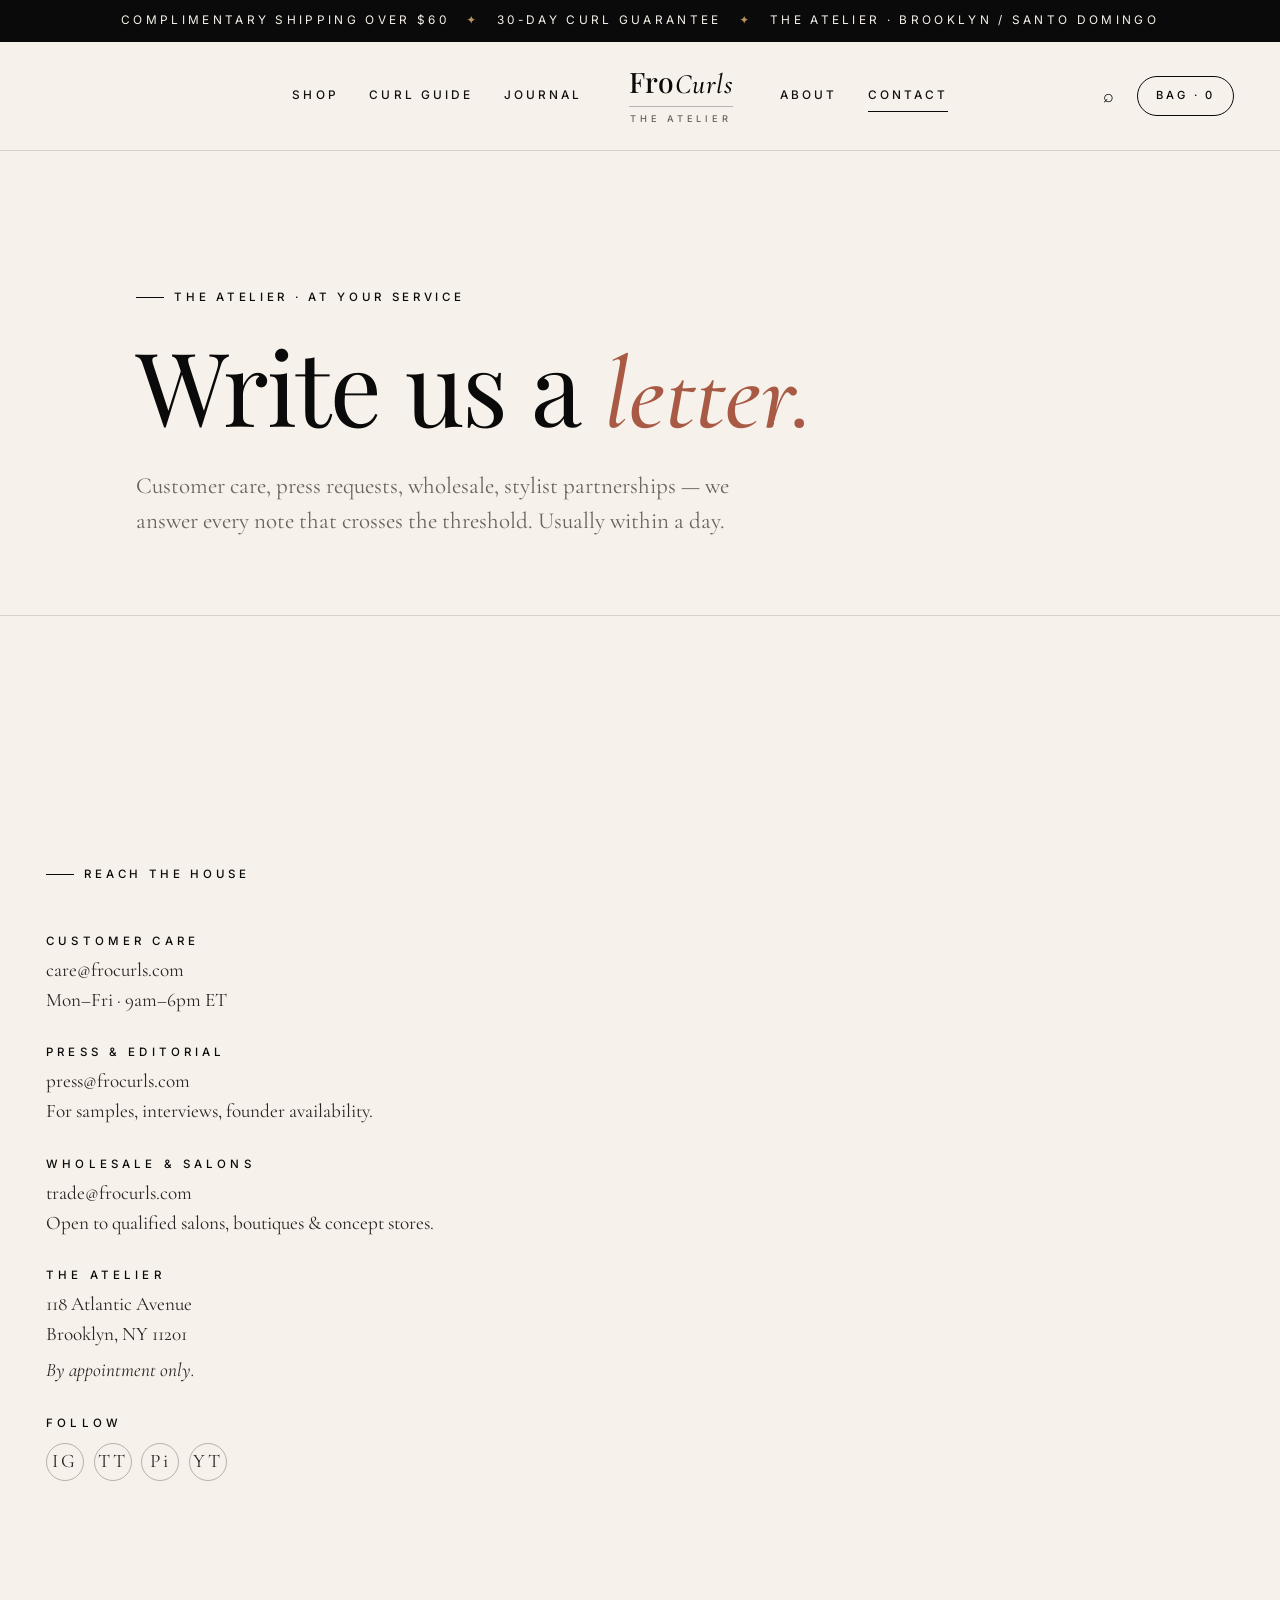
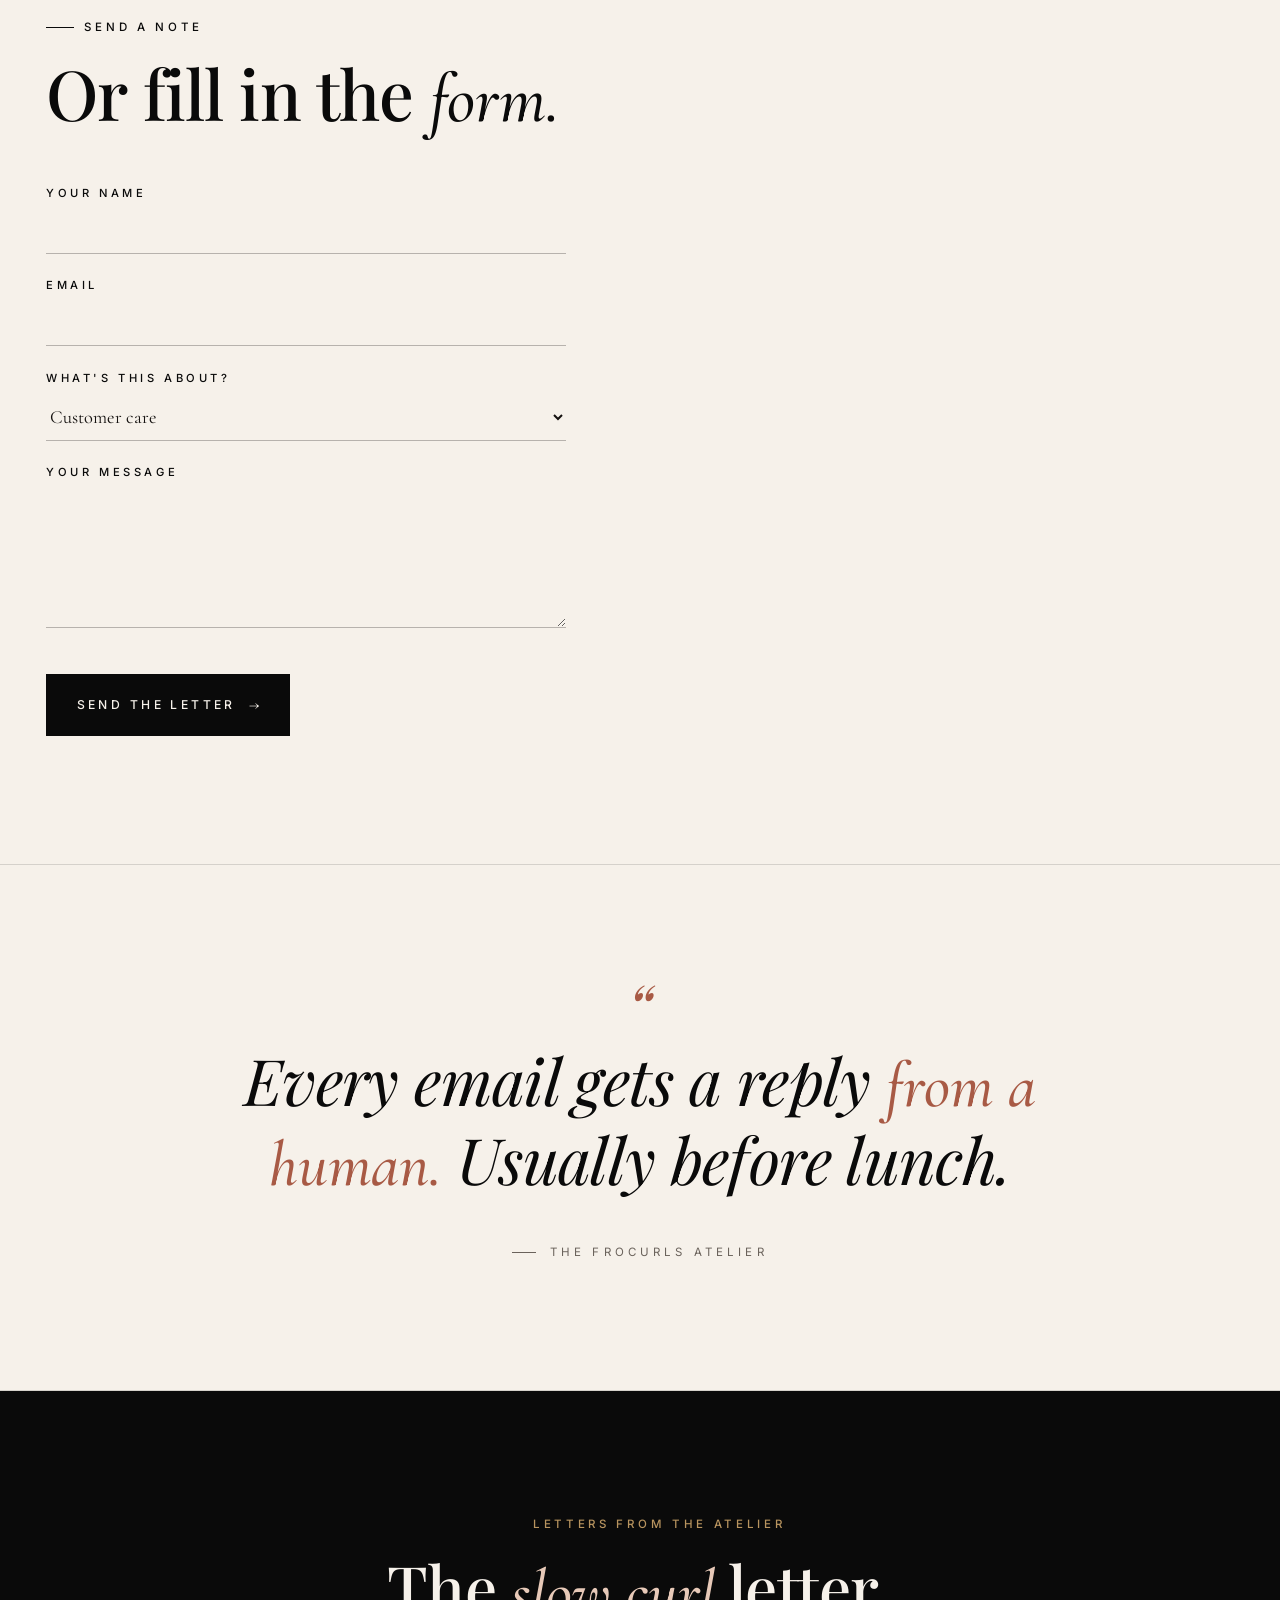
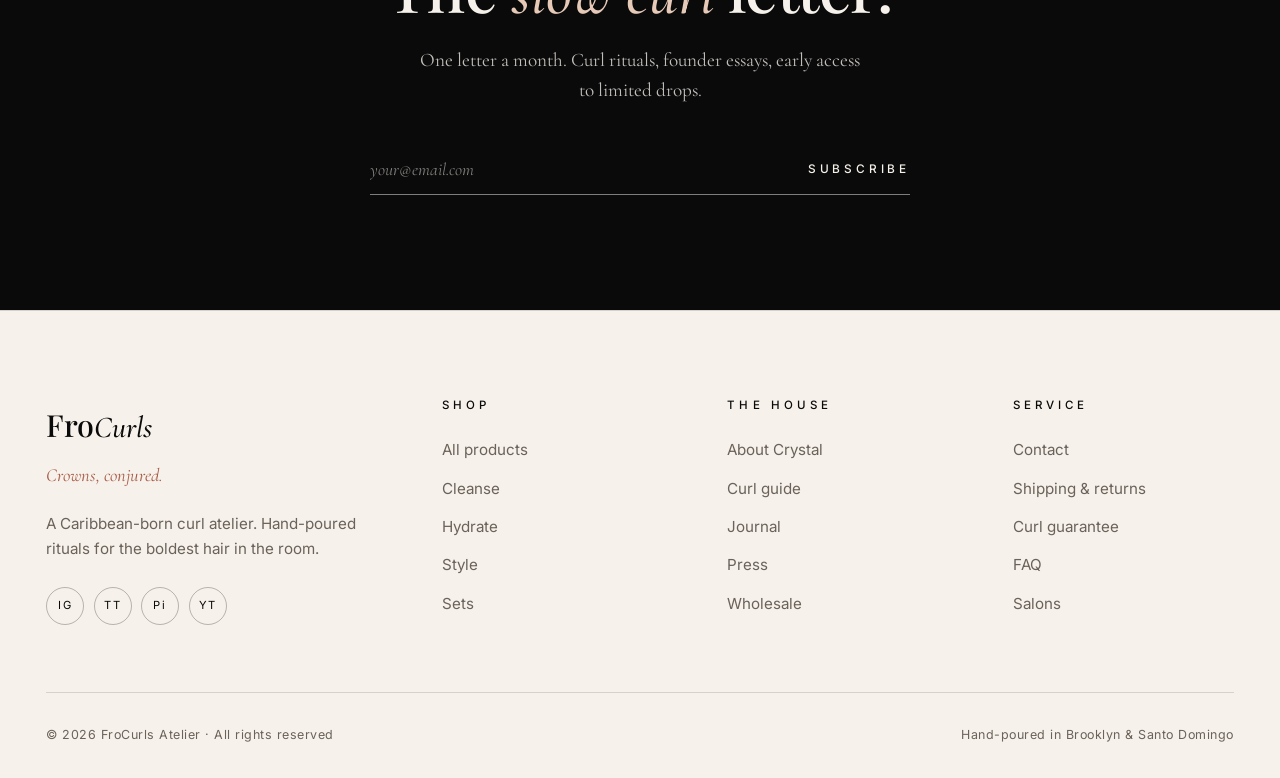
<file: contact.html>
<!DOCTYPE html>
<html lang="en">
<head>
  <meta charset="UTF-8" />
  <meta name="viewport" content="width=device-width, initial-scale=1.0" />
  <meta name="description" content="Contact the FroCurls atelier — customer care, press, wholesale, and stylist partnerships." />
  <title>Contact — FroCurls</title>
  <link rel="preconnect" href="https://fonts.googleapis.com">
  <link rel="preconnect" href="https://fonts.gstatic.com" crossorigin>
  <link rel="stylesheet" href="styles.css" />
</head>
<body>
  <div class="announce">
    Complimentary shipping over $60 <span>✦</span> 30-day curl guarantee <span>✦</span> The atelier · Brooklyn / Santo Domingo
  </div>

  <header class="nav">
    <div class="nav-inner">
      <button class="menu-toggle" aria-label="Menu"><span></span><span></span><span></span></button>
      <nav class="nav-links nav-links-left">
        <a href="products.html">Shop</a>
        <a href="curls.html">Curl Guide</a>
        <a href="journal.html">Journal</a>
      </nav>
      <a href="index.html" class="brand">
        <span>Fro<em>Curls</em></span>
        <span class="brand-sub">The Atelier</span>
      </a>
      <nav class="nav-links nav-links-right">
        <a href="about.html">About</a>
        <a href="contact.html" class="is-active">Contact</a>
      </nav>
      <div class="nav-utility">
        <button class="icon-btn" aria-label="Search">⌕</button>
        <a href="#" class="cart-pill">Bag · 0</a>
      </div>
    </div>
  </header>

  <section class="page-head">
    <div class="container">
      <span class="eyebrow">The Atelier · At your service</span>
      <h1>Write us a <span class="italic">letter.</span></h1>
      <p>Customer care, press requests, wholesale, stylist partnerships — we answer every note that crosses the threshold. Usually within a day.</p>
    </div>
  </section>

  <section class="section">
    <div class="container">
      <div class="contact-layout">
        <div class="contact-info reveal">
          <span class="eyebrow">Reach the House</span>

          <h3>Customer Care</h3>
          <p><a href="mailto:care@frocurls.com">care@frocurls.com</a></p>
          <p>Mon–Fri · 9am–6pm ET</p>

          <h3>Press &amp; Editorial</h3>
          <p><a href="mailto:press@frocurls.com">press@frocurls.com</a></p>
          <p>For samples, interviews, founder availability.</p>

          <h3>Wholesale &amp; Salons</h3>
          <p><a href="mailto:trade@frocurls.com">trade@frocurls.com</a></p>
          <p>Open to qualified salons, boutiques &amp; concept stores.</p>

          <h3>The Atelier</h3>
          <p>118 Atlantic Avenue<br/>Brooklyn, NY 11201</p>
          <p style="margin-top: 0.4rem;"><em>By appointment only.</em></p>

          <h3>Follow</h3>
          <div class="socials" style="margin-top: 0.8rem;">
            <a href="#" aria-label="Instagram">IG</a>
            <a href="#" aria-label="TikTok">TT</a>
            <a href="#" aria-label="Pinterest">Pi</a>
            <a href="#" aria-label="YouTube">YT</a>
          </div>
        </div>

        <div class="contact-img reveal reveal-delay-1"></div>
      </div>

      <div class="reveal" style="margin-top: 5rem;">
        <span class="eyebrow">Send a note</span>
        <h2 class="section-title">Or fill in the <span class="italic">form.</span></h2>
        <form class="contact-form" data-stub>
          <div>
            <label for="name">Your name</label>
            <input id="name" type="text" required />
          </div>
          <div>
            <label for="email">Email</label>
            <input id="email" type="email" required />
          </div>
          <div>
            <label for="topic">What's this about?</label>
            <select id="topic">
              <option>Customer care</option>
              <option>Press &amp; editorial</option>
              <option>Wholesale &amp; salon partnership</option>
              <option>A note for Crystal</option>
              <option>Something else</option>
            </select>
          </div>
          <div>
            <label for="message">Your message</label>
            <textarea id="message" required></textarea>
          </div>
          <button type="submit" class="btn btn-dark">Send the letter <span class="btn-arrow">→</span></button>
        </form>
      </div>
    </div>
  </section>

  <section class="editorial-quote">
    <div class="container reveal">
      <blockquote>Every email gets a reply <span class="italic">from a human.</span> Usually before lunch.</blockquote>
      <cite>The FroCurls Atelier</cite>
    </div>
  </section>

  <section class="newsletter">
    <div class="container reveal">
      <span class="eyebrow" style="color: var(--gold); justify-content:center;">Letters from the atelier</span>
      <h2>The <span class="italic">slow curl</span> letter.</h2>
      <p>One letter a month. Curl rituals, founder essays, early access to limited drops.</p>
      <form class="newsletter-form" data-stub>
        <input type="email" placeholder="your@email.com" required />
        <button type="submit">Subscribe</button>
      </form>
    </div>
  </section>

  <footer>
    <div class="footer-grid">
      <div>
        <div class="footer-brand">Fro<em>Curls</em></div>
        <div class="footer-tag">Crowns, conjured.</div>
        <p class="footer-text">A Caribbean-born curl atelier. Hand-poured rituals for the boldest hair in the room.</p>
        <div class="socials"><a href="#">IG</a><a href="#">TT</a><a href="#">Pi</a><a href="#">YT</a></div>
      </div>
      <div class="footer-col"><h4>Shop</h4><ul><li><a href="products.html">All products</a></li><li><a href="products.html">Cleanse</a></li><li><a href="products.html">Hydrate</a></li><li><a href="products.html">Style</a></li><li><a href="products.html">Sets</a></li></ul></div>
      <div class="footer-col"><h4>The House</h4><ul><li><a href="about.html">About Crystal</a></li><li><a href="curls.html">Curl guide</a></li><li><a href="journal.html">Journal</a></li><li><a href="#">Press</a></li><li><a href="#">Wholesale</a></li></ul></div>
      <div class="footer-col"><h4>Service</h4><ul><li><a href="contact.html">Contact</a></li><li><a href="#">Shipping &amp; returns</a></li><li><a href="#">Curl guarantee</a></li><li><a href="#">FAQ</a></li><li><a href="#">Salons</a></li></ul></div>
    </div>
    <div class="footer-bottom"><span>© 2026 FroCurls Atelier · All rights reserved</span><span>Hand-poured in Brooklyn &amp; Santo Domingo</span></div>
  </footer>
  <script src="script.js"></script>
</body>
</html>
</file>
<file: styles.css>
/* ============================================
   FROCURLS — Vogue Editorial Curl Atelier
   Refined. Photo-forward. Caribbean editorial.
   ============================================ */

@import url('https://fonts.googleapis.com/css2?family=Playfair+Display:ital,wght@0,400;0,500;0,600;0,700;0,800;0,900;1,400;1,700&family=Cormorant+Garamond:ital,wght@0,300;0,400;0,500;0,600;0,700;1,300;1,400;1,500&family=Inter:wght@300;400;500;600;700&display=swap');

/* ---------- TOKENS ---------- */
:root {
  /* Vogue editorial palette */
  --paper:   #f6f1ea;   /* warm ivory ground */
  --paper-2: #ede5da;   /* slightly deeper card cream */
  --bone:    #e9e2d6;
  --noir:    #0a0a0a;   /* editorial black */
  --ink:     #14110f;   /* deep cocoa-ink */
  --ink-2:   #2a2521;
  --ash:     #6a625b;   /* muted body grey */
  --line:    rgba(20,17,15,0.14);
  --line-2:  rgba(20,17,15,0.28);

  --blush:   #e7c9b8;   /* warm blush */
  --rose:    #d49b8a;   /* dusty rose */
  --terra:   #a85a45;   /* terracotta accent */
  --gold:    #b8945f;   /* refined gold */
  --gold-2:  #8b6f44;
  --cocoa:   #4a2d22;

  --shadow-sm: 0 6px 22px rgba(20,17,15,0.06);
  --shadow-md: 0 18px 48px rgba(20,17,15,0.14);
  --shadow-lg: 0 40px 90px rgba(20,17,15,0.28);

  --display: 'Playfair Display', 'Times New Roman', serif;
  --editorial: 'Cormorant Garamond', Georgia, serif;
  --body: 'Inter', system-ui, -apple-system, sans-serif;

  --container: 1440px;
  --gutter: clamp(1.25rem, 3.6vw, 3.25rem);
  --section-y: clamp(5rem, 10vw, 9rem);
}

/* ---------- RESET ---------- */
*, *::before, *::after { box-sizing: border-box; }
html { scroll-behavior: smooth; }
body {
  margin: 0;
  font-family: var(--body);
  font-size: 16px;
  line-height: 1.65;
  color: var(--ink);
  background: var(--paper);
  -webkit-font-smoothing: antialiased;
  text-rendering: optimizeLegibility;
  overflow-x: hidden;
}
img, svg { max-width: 100%; display: block; }
a { color: inherit; text-decoration: none; }
button { font: inherit; cursor: pointer; border: none; background: none; color: inherit; }
h1, h2, h3, h4, h5 {
  margin: 0;
  font-family: var(--display);
  font-weight: 500;
  line-height: 1.04;
  letter-spacing: -0.012em;
  color: var(--noir);
}
p { margin: 0; }
ul { margin: 0; padding: 0; list-style: none; }
::selection { background: var(--noir); color: var(--paper); }

/* ---------- LAYOUT PRIMITIVES ---------- */
.container {
  width: 100%;
  max-width: var(--container);
  margin: 0 auto;
  padding: 0 var(--gutter);
}
.section { padding: var(--section-y) 0; }

.italic { font-style: italic; font-family: var(--editorial); font-weight: 500; letter-spacing: 0; }
.accent { color: var(--terra); font-style: italic; font-family: var(--editorial); font-weight: 500; }

.eyebrow {
  display: inline-flex;
  align-items: center;
  gap: 0.65rem;
  font-family: var(--body);
  font-size: 0.72rem;
  font-weight: 500;
  letter-spacing: 0.32em;
  text-transform: uppercase;
  color: var(--noir);
  margin-bottom: 1.25rem;
}
.eyebrow::before {
  content: "";
  width: 28px; height: 1px;
  background: var(--noir);
  display: inline-block;
}

.section-title {
  font-size: clamp(2.4rem, 5.4vw, 4.6rem);
  font-weight: 500;
  max-width: 22ch;
  margin-bottom: 1.25rem;
}
.section-lede {
  font-family: var(--editorial);
  font-size: clamp(1.15rem, 1.6vw, 1.45rem);
  line-height: 1.55;
  color: var(--ash);
  max-width: 56ch;
}

/* ---------- ANNOUNCE BAR ---------- */
.announce {
  background: var(--noir);
  color: var(--paper);
  text-align: center;
  padding: 0.7rem var(--gutter);
  font-size: 0.74rem;
  letter-spacing: 0.28em;
  text-transform: uppercase;
  font-weight: 400;
}
.announce span { color: var(--gold); margin: 0 0.7rem; }

/* ---------- NAV ---------- */
.nav {
  position: sticky;
  top: 0;
  z-index: 60;
  background: rgba(246,241,234,0.94);
  backdrop-filter: saturate(140%) blur(14px);
  border-bottom: 1px solid var(--line);
}
.nav-inner {
  max-width: var(--container);
  margin: 0 auto;
  padding: 1.4rem var(--gutter);
  display: grid;
  grid-template-columns: 1fr 1fr auto 1fr 1fr;
  align-items: center;
  column-gap: clamp(1.5rem, 3vw, 3rem);
}
/* Column placement: toggle | left-links | brand | right-links | utility */
.menu-toggle { grid-column: 1; justify-self: start; }
.nav-links-left  { grid-column: 2; justify-self: end; }
.brand           { grid-column: 3; justify-self: center; }
.nav-links-right { grid-column: 4; justify-self: start; }
.nav-utility     { grid-column: 5; justify-self: end; }

.brand {
  font-family: var(--display);
  font-size: clamp(1.7rem, 2.2vw, 2rem);
  font-weight: 500;
  letter-spacing: 0.02em;
  color: var(--noir);
  display: inline-flex;
  flex-direction: column;
  align-items: center;
  line-height: 1;
  position: relative;
  padding: 0.25rem 0.5rem;
}
.brand em {
  font-family: var(--editorial);
  font-style: italic;
  font-weight: 500;
  color: var(--noir);
}
.brand-sub {
  font-family: var(--body);
  font-size: 0.58rem;
  font-weight: 500;
  letter-spacing: 0.42em;
  text-transform: uppercase;
  color: var(--ash);
  margin-top: 0.45rem;
  padding-top: 0.45rem;
  border-top: 1px solid var(--line-2);
  width: 100%;
  text-align: center;
}
.brand-mark { display: none; }

.nav-links {
  display: flex;
  align-items: center;
  gap: clamp(1.4rem, 2.4vw, 2.4rem);
  font-size: 0.74rem;
  letter-spacing: 0.26em;
  text-transform: uppercase;
  font-weight: 500;
}
.nav-links a {
  position: relative;
  padding: 0.4rem 0;
  color: var(--ink);
  transition: color 0.25s;
  white-space: nowrap;
}
.nav-links a::after {
  content: "";
  position: absolute;
  left: 50%; right: 50%;
  bottom: 0;
  height: 1px;
  background: var(--noir);
  transition: left 0.3s ease, right 0.3s ease;
}
.nav-links a:hover::after,
.nav-links a.is-active::after { left: 0; right: 0; }

.nav-utility {
  display: flex;
  gap: 0.6rem;
  align-items: center;
}
.icon-btn {
  width: 38px; height: 38px;
  display: inline-flex; align-items: center; justify-content: center;
  border-radius: 50%;
  font-size: 1.1rem;
  color: var(--noir);
  transition: background 0.25s;
}
.icon-btn:hover { background: var(--bone); }
.cart-pill {
  font-size: 0.7rem;
  font-weight: 500;
  letter-spacing: 0.26em;
  text-transform: uppercase;
  padding: 0.6rem 1.1rem;
  border: 1px solid var(--noir);
  color: var(--noir);
  border-radius: 999px;
  transition: background 0.25s, color 0.25s;
  white-space: nowrap;
}
.cart-pill:hover { background: var(--noir); color: var(--paper); }

.menu-toggle {
  width: 38px; height: 38px;
  display: none;
  flex-direction: column;
  justify-content: center;
  align-items: center;
  gap: 5px;
}
.menu-toggle span {
  width: 22px; height: 1px;
  background: var(--noir);
  transition: transform 0.3s, opacity 0.2s;
}

/* ---------- BUTTONS ---------- */
.btn {
  display: inline-flex;
  align-items: center;
  gap: 0.85rem;
  padding: 1.05rem 1.85rem;
  font-size: 0.76rem;
  font-weight: 500;
  letter-spacing: 0.28em;
  text-transform: uppercase;
  border-radius: 0;
  border: 1px solid transparent;
  transition: background 0.3s, color 0.3s, border-color 0.3s, transform 0.3s;
  cursor: pointer;
}
.btn-primary, .btn-dark {
  background: var(--noir);
  color: var(--paper);
  border-color: var(--noir);
}
.btn-primary:hover, .btn-dark:hover {
  background: transparent;
  color: var(--noir);
}
.btn-ghost {
  background: transparent;
  color: var(--noir);
  border-color: var(--noir);
}
.btn-ghost:hover {
  background: var(--noir);
  color: var(--paper);
}
.btn-arrow {
  font-family: var(--editorial);
  font-style: italic;
  font-size: 1rem;
  letter-spacing: 0;
  text-transform: none;
  transition: transform 0.3s;
}
.btn:hover .btn-arrow { transform: translateX(4px); }

/* ---------- REVEAL ANIMATIONS ---------- */
.reveal {
  opacity: 0;
  transform: translateY(28px);
  transition: opacity 1s cubic-bezier(0.2, 0.7, 0.2, 1), transform 1s cubic-bezier(0.2, 0.7, 0.2, 1);
}
.reveal.is-in { opacity: 1; transform: none; }
.reveal-delay-1 { transition-delay: 0.12s; }
.reveal-delay-2 { transition-delay: 0.24s; }
.reveal-delay-3 { transition-delay: 0.36s; }

/* ---------- HERO (cinematic editorial) ---------- */
.hero {
  position: relative;
  min-height: 92vh;
  display: flex;
  align-items: flex-end;
  overflow: hidden;
  isolation: isolate;
  background: var(--noir);
  color: var(--paper);
}
.hero::before {
  content: "";
  position: absolute; inset: 0;
  background-image: url('images/frosanch.jpeg');
  background-size: cover;
  background-position: center 20%;
  filter: saturate(0.92) contrast(1.05) brightness(0.92);
  z-index: -2;
}
.hero::after {
  content: "";
  position: absolute; inset: 0;
  background: linear-gradient(180deg, rgba(10,10,10,0.0) 0%, rgba(10,10,10,0.05) 40%, rgba(10,10,10,0.55) 78%, rgba(10,10,10,0.85) 100%);
  z-index: -1;
}
.hero-inner {
  width: 100%;
  max-width: var(--container);
  margin: 0 auto;
  padding: 4rem var(--gutter) clamp(3.5rem, 8vw, 6rem);
  display: grid;
  grid-template-columns: 1.4fr 1fr;
  gap: clamp(2rem, 6vw, 5rem);
  align-items: flex-end;
}
.hero-eyebrow {
  display: inline-flex;
  align-items: center;
  gap: 0.85rem;
  font-size: 0.72rem;
  letter-spacing: 0.36em;
  text-transform: uppercase;
  color: var(--paper);
  margin-bottom: 2rem;
  opacity: 0.95;
}
.hero-eyebrow::before {
  content: "";
  width: 36px; height: 1px;
  background: var(--gold);
}
.hero h1 {
  font-family: var(--display);
  font-weight: 400;
  font-size: clamp(3.5rem, 9.5vw, 9.5rem);
  line-height: 0.92;
  letter-spacing: -0.02em;
  color: var(--paper);
  margin-bottom: 2rem;
}
.hero h1 .italic {
  color: var(--blush);
  font-family: var(--editorial);
  font-style: italic;
  font-weight: 400;
}
.hero h1 .accent {
  color: var(--blush);
  font-family: var(--editorial);
  font-style: italic;
  font-weight: 400;
}
.hero-lede {
  font-family: var(--editorial);
  font-size: clamp(1.15rem, 1.5vw, 1.4rem);
  line-height: 1.55;
  color: rgba(246,241,234,0.86);
  max-width: 44ch;
  margin-bottom: 2.5rem;
}
.hero-cta {
  display: flex;
  flex-wrap: wrap;
  gap: 1rem;
}
.hero .hero-cta .btn-primary {
  background: var(--paper);
  color: var(--noir);
  border-color: var(--paper);
}
.hero .hero-cta .btn-primary:hover {
  background: transparent;
  color: var(--paper);
}
.hero .hero-cta .btn-ghost {
  color: var(--paper);
  border-color: rgba(246,241,234,0.5);
}
.hero .hero-cta .btn-ghost:hover {
  background: var(--paper);
  color: var(--noir);
  border-color: var(--paper);
}

/* Right column: editorial meta block */
.hero-visual {
  position: relative;
  padding-bottom: 0.5rem;
  border-left: 1px solid rgba(246,241,234,0.25);
  padding-left: clamp(1.5rem, 3vw, 2.5rem);
  align-self: end;
}
.hero-visual img {
  display: none;
}
.hero-meta-label {
  font-size: 0.7rem;
  letter-spacing: 0.36em;
  text-transform: uppercase;
  color: rgba(246,241,234,0.7);
  margin-bottom: 0.6rem;
}
.hero-meta-value {
  font-family: var(--display);
  font-size: clamp(1.25rem, 1.5vw, 1.5rem);
  color: var(--paper);
  margin-bottom: 1.8rem;
  line-height: 1.2;
}
.hero-meta-value em { font-family: var(--editorial); font-style: italic; color: var(--blush); }
.hero-tag, .hero-tag-1, .hero-tag-2 { display: none; }

/* Issue tag in hero corner */
.hero-issue {
  position: absolute;
  top: 2rem;
  right: var(--gutter);
  font-size: 0.7rem;
  letter-spacing: 0.36em;
  text-transform: uppercase;
  color: var(--paper);
  opacity: 0.9;
  z-index: 2;
}
.hero-issue strong { color: var(--gold); font-weight: 500; }

.hero-scroll {
  position: absolute;
  bottom: 1.6rem;
  left: 50%;
  transform: translateX(-50%);
  font-size: 0.66rem;
  letter-spacing: 0.4em;
  text-transform: uppercase;
  color: rgba(246,241,234,0.7);
  display: flex;
  align-items: center;
  gap: 0.6rem;
  z-index: 2;
}
.hero-scroll::after {
  content: "";
  width: 1px; height: 28px;
  background: var(--gold);
  animation: scroll-pulse 2.4s ease-in-out infinite;
}
@keyframes scroll-pulse {
  0%, 100% { transform: scaleY(0.3); transform-origin: top; }
  50% { transform: scaleY(1); transform-origin: top; }
}

/* ---------- MARQUEE ---------- */
.marquee {
  overflow: hidden;
  border-top: 1px solid var(--line);
  border-bottom: 1px solid var(--line);
  padding: 1.6rem 0;
  background: var(--paper);
}
.marquee-track {
  display: flex;
  gap: 4rem;
  white-space: nowrap;
  animation: marquee 40s linear infinite;
  width: fit-content;
}
.marquee-item {
  font-family: var(--display);
  font-style: italic;
  font-size: clamp(1.5rem, 3vw, 2.4rem);
  font-weight: 400;
  color: var(--noir);
  display: inline-flex;
  align-items: center;
  gap: 4rem;
}
.marquee-item::after {
  content: "✦";
  font-style: normal;
  color: var(--gold);
  font-size: 0.7em;
}
@keyframes marquee {
  to { transform: translateX(-50%); }
}

/* ---------- PILLARS ---------- */
.pillars { background: var(--paper); }
.pillars-grid {
  display: grid;
  grid-template-columns: repeat(4, 1fr);
  gap: 2.5rem;
  margin-top: 5rem;
}
.pillar {
  border-top: 1px solid var(--line-2);
  padding-top: 1.8rem;
}
.pillar-num {
  font-family: var(--editorial);
  font-style: italic;
  font-weight: 400;
  font-size: 1.3rem;
  color: var(--terra);
  margin-bottom: 1.5rem;
  letter-spacing: 0.05em;
}
.pillar h3 {
  font-size: 1.6rem;
  font-weight: 500;
  margin-bottom: 1rem;
  line-height: 1.15;
}
.pillar p {
  font-family: var(--editorial);
  font-size: 1.1rem;
  line-height: 1.5;
  color: var(--ash);
}

/* ---------- FEATURE (asymmetric editorial spreads) ---------- */
.feature {
  display: grid;
  grid-template-columns: 1.05fr 0.95fr;
  gap: clamp(2.5rem, 6vw, 6rem);
  align-items: center;
  padding: clamp(4rem, 8vw, 7rem) 0;
}
.feature:nth-of-type(even) .feature-visual { order: 2; }
.feature-visual {
  position: relative;
  aspect-ratio: 4 / 5;
  overflow: hidden;
  background: var(--bone);
}
.feature-visual img {
  width: 100%; height: 100%;
  object-fit: cover;
  transition: transform 1.2s cubic-bezier(0.2, 0.7, 0.2, 1);
}
.feature-visual:hover img { transform: scale(1.04); }
.feature-overlay-tag {
  position: absolute;
  top: 1.5rem;
  left: 1.5rem;
  background: var(--paper);
  color: var(--noir);
  font-size: 0.7rem;
  letter-spacing: 0.32em;
  text-transform: uppercase;
  padding: 0.55rem 1rem;
  font-weight: 500;
}
.feature-content h2 {
  font-size: clamp(2.2rem, 4.5vw, 3.8rem);
  font-weight: 500;
  margin-bottom: 1.5rem;
  line-height: 1.05;
}
.feature-content p {
  font-family: var(--editorial);
  font-size: 1.25rem;
  line-height: 1.55;
  color: var(--ash);
  margin-bottom: 1.8rem;
}
.feature-list {
  border-top: 1px solid var(--line);
  padding-top: 1.2rem;
  margin-bottom: 2.2rem;
}
.feature-list li {
  font-family: var(--body);
  font-size: 0.92rem;
  padding: 0.85rem 0;
  border-bottom: 1px solid var(--line);
  color: var(--ink-2);
  display: flex;
  gap: 1rem;
  align-items: flex-start;
}
.feature-list li::before {
  content: "—";
  color: var(--terra);
  flex-shrink: 0;
  font-family: var(--editorial);
}

/* ---------- SHOP STRIP / PRODUCT CARDS ---------- */
.shop { background: var(--paper); }
.shop-grid {
  display: grid;
  grid-template-columns: repeat(3, 1fr);
  gap: clamp(1.5rem, 3vw, 3rem);
  margin-top: 4.5rem;
}
.product-card {
  background: var(--paper);
  position: relative;
  transition: transform 0.5s ease;
}
.product-card:hover { transform: translateY(-4px); }
.product-img {
  position: relative;
  aspect-ratio: 4 / 5;
  overflow: hidden;
  background: var(--paper-2);
  margin-bottom: 1.6rem;
}
.product-img img {
  width: 100%; height: 100%;
  object-fit: cover;
  transition: transform 1s cubic-bezier(0.2, 0.7, 0.2, 1), filter 0.4s;
}
.product-card:hover .product-img img {
  transform: scale(1.05);
}
/* color tones for product cards (subtle photographic backdrops) */
.product-card.gold .product-img { background: linear-gradient(160deg, #efe2ce, #d8c0a4); }
.product-card.dark .product-img { background: linear-gradient(160deg, #2a201a, #14110f); }
.product-card.blue .product-img { background: linear-gradient(160deg, #d8d2c8, #a89e8e); }
.product-card.rose .product-img { background: linear-gradient(160deg, #e8c9bd, #c89a87); }
.product-card.cream .product-img { background: linear-gradient(160deg, #f0e7d8, #d4c4ad); }
.product-card.terra .product-img { background: linear-gradient(160deg, #b67860, #7a4632); }

.product-badge {
  position: absolute;
  top: 1rem; left: 1rem;
  background: var(--paper);
  color: var(--noir);
  font-size: 0.62rem;
  letter-spacing: 0.32em;
  text-transform: uppercase;
  padding: 0.45rem 0.85rem;
  font-weight: 500;
  z-index: 2;
}
.product-badge.bestseller { background: var(--noir); color: var(--paper); }
.product-badge.new { background: var(--gold); color: var(--noir); }

.product-info { padding: 0 0.2rem; }
.product-eyebrow {
  font-size: 0.7rem;
  letter-spacing: 0.32em;
  text-transform: uppercase;
  color: var(--ash);
  margin-bottom: 0.5rem;
}
.product-name {
  font-family: var(--display);
  font-size: 1.55rem;
  font-weight: 500;
  margin-bottom: 0.6rem;
  line-height: 1.15;
}
.product-desc {
  font-family: var(--editorial);
  font-style: italic;
  color: var(--ash);
  font-size: 1.05rem;
  line-height: 1.45;
  margin-bottom: 1.4rem;
}
.product-meta {
  display: flex;
  justify-content: space-between;
  align-items: center;
  padding-top: 1.1rem;
  border-top: 1px solid var(--line);
}
.product-price {
  font-family: var(--display);
  font-size: 1.4rem;
  color: var(--noir);
  letter-spacing: -0.01em;
}
.product-add {
  font-size: 0.72rem;
  letter-spacing: 0.28em;
  text-transform: uppercase;
  font-weight: 500;
  position: relative;
  padding-bottom: 3px;
}
.product-add::after {
  content: "";
  position: absolute; left: 0; right: 0; bottom: 0;
  height: 1px; background: var(--noir);
}

/* ---------- EDITORIAL QUOTE ---------- */
.editorial-quote {
  padding: clamp(5rem, 10vw, 9rem) 0;
  background: var(--paper);
  border-top: 1px solid var(--line);
  border-bottom: 1px solid var(--line);
  text-align: center;
}
.editorial-quote blockquote {
  font-family: var(--display);
  font-style: italic;
  font-weight: 400;
  font-size: clamp(2rem, 5vw, 4.2rem);
  line-height: 1.15;
  color: var(--noir);
  max-width: 22ch;
  margin: 0 auto 2rem;
  letter-spacing: -0.01em;
}
.editorial-quote blockquote::before {
  content: "“";
  display: block;
  font-family: var(--display);
  color: var(--terra);
  font-size: 4rem;
  line-height: 0.4;
  margin-bottom: 1.5rem;
}
.editorial-quote blockquote .italic { color: var(--terra); }
.editorial-quote cite {
  font-style: normal;
  font-size: 0.72rem;
  letter-spacing: 0.36em;
  text-transform: uppercase;
  color: var(--ash);
  display: inline-flex;
  align-items: center;
  gap: 0.85rem;
}
.editorial-quote cite::before {
  content: ""; width: 24px; height: 1px; background: var(--ash);
}

/* ---------- QUIZ CTA ---------- */
.quiz-cta {
  background: var(--noir);
  color: var(--paper);
  padding: clamp(3rem, 6vw, 5rem);
  display: grid;
  grid-template-columns: 1.2fr 0.8fr;
  gap: clamp(2rem, 5vw, 4rem);
  align-items: center;
  position: relative;
  overflow: hidden;
}
.quiz-cta::before {
  content: "";
  position: absolute;
  inset: 0;
  background-image: url('https://images.unsplash.com/photo-1492106087820-71f1a00d2b11?auto=format&fit=crop&w=1600&q=85');
  background-size: cover;
  background-position: center;
  opacity: 0.18;
  mix-blend-mode: lighten;
  filter: saturate(0.7);
}
.quiz-cta > * { position: relative; z-index: 1; }
.quiz-cta .eyebrow { color: var(--gold) !important; }
.quiz-cta .eyebrow::before { background: var(--gold); }
.quiz-cta h2 {
  font-size: clamp(2rem, 4.5vw, 3.4rem);
  color: var(--paper);
  margin-bottom: 1.2rem;
}
.quiz-cta h2 .italic { color: var(--blush); }
.quiz-cta p {
  font-family: var(--editorial);
  color: rgba(246,241,234,0.78);
  font-size: 1.15rem;
  line-height: 1.55;
}
.quiz-stats {
  display: grid;
  grid-template-columns: repeat(3, auto);
  gap: 2.5rem;
  align-items: end;
}
.quiz-stats > div {
  font-size: 0.7rem;
  letter-spacing: 0.32em;
  text-transform: uppercase;
  color: rgba(246,241,234,0.7);
  line-height: 1.3;
}
.quiz-stats span {
  display: block;
  font-family: var(--display);
  font-style: italic;
  font-weight: 400;
  font-size: 2.4rem;
  color: var(--gold);
  letter-spacing: -0.01em;
  margin-bottom: 0.35rem;
  text-transform: none;
}
.quiz-actions {
  display: flex;
  flex-direction: column;
  gap: 0.85rem;
  align-items: stretch;
}
.quiz-actions .btn-dark {
  background: var(--paper);
  color: var(--noir);
  border-color: var(--paper);
}
.quiz-actions .btn-dark:hover {
  background: transparent;
  color: var(--paper);
}
.quiz-actions .btn-ghost {
  color: var(--paper) !important;
  border-color: rgba(246,241,234,0.55) !important;
}
.quiz-actions .btn-ghost:hover {
  background: var(--paper);
  color: var(--noir) !important;
}

/* ---------- JOURNAL ---------- */
.journal-grid {
  display: grid;
  grid-template-columns: repeat(3, 1fr);
  gap: clamp(1.8rem, 3.6vw, 3rem);
  margin-top: 4rem;
}
.journal-card { display: flex; flex-direction: column; }
.journal-img {
  aspect-ratio: 4 / 5;
  overflow: hidden;
  margin-bottom: 1.5rem;
  background: var(--bone);
}
.journal-img img {
  width: 100%; height: 100%;
  object-fit: cover;
  transition: transform 1.2s ease;
}
.journal-card:hover .journal-img img { transform: scale(1.05); }
.journal-meta {
  display: flex;
  gap: 1rem;
  align-items: center;
  font-size: 0.7rem;
  letter-spacing: 0.32em;
  text-transform: uppercase;
  color: var(--ash);
  margin-bottom: 1rem;
}
.journal-meta .tag {
  color: var(--terra);
  font-weight: 500;
}
.journal-meta .tag::after {
  content: "/";
  margin-left: 1rem;
  color: var(--line-2);
}
.journal-title {
  font-family: var(--display);
  font-size: 1.55rem;
  font-weight: 500;
  line-height: 1.2;
  margin-bottom: 0.7rem;
}
.journal-title a {
  background-image: linear-gradient(to right, var(--noir), var(--noir));
  background-position: 0 100%;
  background-repeat: no-repeat;
  background-size: 0 1px;
  transition: background-size 0.4s;
}
.journal-title a:hover { background-size: 100% 1px; }
.journal-snippet {
  font-family: var(--editorial);
  font-size: 1.1rem;
  line-height: 1.5;
  color: var(--ash);
}

/* ---------- GALLERY ---------- */
.gallery { background: var(--paper); }
.gallery-grid {
  display: grid;
  grid-template-columns: repeat(6, 1fr);
  gap: 0.6rem;
  margin-top: 4rem;
}
.gallery-cell {
  aspect-ratio: 1;
  overflow: hidden;
  background-size: cover;
  background-position: center;
  position: relative;
  transition: transform 0.5s;
}
.gallery-cell:hover { transform: scale(1.02); }
.gallery-cell::after {
  content: "";
  position: absolute; inset: 0;
  background: rgba(10,10,10,0);
  transition: background 0.3s;
}
.gallery-cell:hover::after { background: rgba(10,10,10,0.15); }

/* ---------- NEWSLETTER ---------- */
.newsletter {
  background: var(--noir);
  color: var(--paper);
  text-align: center;
  padding: clamp(5rem, 9vw, 8rem) 0;
  position: relative;
  overflow: hidden;
}
.newsletter::before {
  content: "";
  position: absolute;
  inset: 0;
  background-image: url('https://images.unsplash.com/photo-1554151228-14d9def656e4?auto=format&fit=crop&w=1800&q=85');
  background-size: cover;
  background-position: center;
  opacity: 0.16;
  filter: grayscale(0.4) contrast(1.05);
}
.newsletter > * { position: relative; z-index: 1; }
.newsletter h2 {
  font-size: clamp(2.4rem, 5vw, 4rem);
  color: var(--paper);
  margin-bottom: 1.2rem;
}
.newsletter h2 .italic { color: var(--blush); }
.newsletter p {
  font-family: var(--editorial);
  font-size: 1.2rem;
  line-height: 1.55;
  color: rgba(246,241,234,0.78);
  max-width: 50ch;
  margin: 0 auto 2.5rem;
}
.newsletter-form {
  display: flex;
  gap: 0;
  max-width: 540px;
  margin: 0 auto;
  border-bottom: 1px solid rgba(246,241,234,0.5);
}
.newsletter-form input {
  flex: 1;
  background: transparent;
  border: none;
  color: var(--paper);
  font-family: var(--editorial);
  font-size: 1.1rem;
  padding: 0.85rem 0;
  outline: none;
}
.newsletter-form input::placeholder { color: rgba(246,241,234,0.5); font-style: italic; }
.newsletter-form button {
  background: transparent;
  border: none;
  color: var(--paper);
  padding: 0.85rem 0 0.85rem 1.5rem;
  font-size: 0.74rem;
  letter-spacing: 0.32em;
  text-transform: uppercase;
  font-weight: 500;
  cursor: pointer;
  transition: color 0.25s, letter-spacing 0.25s;
}
.newsletter-form button:hover { color: var(--gold); letter-spacing: 0.36em; }

/* ---------- FOOTER ---------- */
footer {
  background: var(--paper);
  color: var(--ink);
  padding: clamp(4rem, 7vw, 6rem) var(--gutter) 2rem;
  border-top: 1px solid var(--line);
}
.footer-grid {
  max-width: var(--container);
  margin: 0 auto;
  display: grid;
  grid-template-columns: 1.5fr 1fr 1fr 1fr;
  gap: clamp(2rem, 5vw, 4rem);
  padding-bottom: 4rem;
  border-bottom: 1px solid var(--line);
}
.footer-brand {
  font-family: var(--display);
  font-size: 1.9rem;
  font-weight: 500;
  color: var(--noir);
  margin-bottom: 0.4rem;
}
.footer-brand em { font-family: var(--editorial); font-style: italic; }
.footer-tag {
  font-family: var(--editorial);
  font-style: italic;
  font-size: 1.15rem;
  color: var(--terra);
  margin-bottom: 1.3rem;
}
.footer-text {
  font-size: 0.95rem;
  line-height: 1.65;
  color: var(--ash);
  max-width: 36ch;
  margin-bottom: 1.6rem;
}
.socials { display: flex; gap: 0.6rem; }
.socials a {
  width: 38px; height: 38px;
  border-radius: 50%;
  border: 1px solid var(--line-2);
  display: inline-flex;
  align-items: center;
  justify-content: center;
  font-size: 0.7rem;
  letter-spacing: 0.16em;
  color: var(--noir);
  transition: background 0.25s, color 0.25s, border-color 0.25s;
}
.socials a:hover {
  background: var(--noir);
  color: var(--paper);
  border-color: var(--noir);
}
.footer-col h4 {
  font-family: var(--body);
  font-size: 0.72rem;
  letter-spacing: 0.36em;
  text-transform: uppercase;
  font-weight: 500;
  margin-bottom: 1.5rem;
  color: var(--noir);
}
.footer-col ul li {
  margin-bottom: 0.75rem;
}
.footer-col a {
  font-size: 0.95rem;
  color: var(--ash);
  transition: color 0.2s;
}
.footer-col a:hover { color: var(--noir); }
.footer-bottom {
  max-width: var(--container);
  margin: 2rem auto 0;
  display: flex;
  justify-content: space-between;
  flex-wrap: wrap;
  gap: 1rem;
  font-size: 0.78rem;
  color: var(--ash);
  letter-spacing: 0.04em;
}

/* ---------- PAGE HEAD (subpages) ---------- */
.page-head {
  padding: clamp(5rem, 10vw, 9rem) 0 clamp(4rem, 6vw, 6rem);
  border-bottom: 1px solid var(--line);
  background: var(--paper);
}
.page-head .container { max-width: 1100px; }
.page-head h1 {
  font-size: clamp(3rem, 8vw, 7rem);
  line-height: 0.95;
  margin: 0.6rem 0 1.6rem;
  font-weight: 400;
  letter-spacing: -0.015em;
}
.page-head h1 .italic { color: var(--terra); }
.page-head p {
  font-family: var(--editorial);
  font-size: clamp(1.2rem, 1.8vw, 1.6rem);
  line-height: 1.5;
  color: var(--ash);
  max-width: 56ch;
}

/* ---------- BIO (about page) ---------- */
.bio-section { background: var(--paper); }
.bio-layout {
  display: grid;
  grid-template-columns: 0.95fr 1.05fr;
  gap: clamp(2.5rem, 6vw, 6rem);
  align-items: start;
}
.bio-img-frame {
  position: relative;
  aspect-ratio: 4 / 5;
  overflow: hidden;
  background: var(--bone);
}
.bio-img-frame img {
  width: 100%; height: 100%;
  object-fit: cover;
  filter: contrast(1.04) saturate(0.96);
}
.bio-script {
  position: absolute;
  bottom: -1rem; right: -1rem;
  background: var(--paper);
  padding: 0.85rem 1.2rem;
  font-family: var(--editorial);
  font-style: italic;
  font-size: 1.3rem;
  color: var(--terra);
  border: 1px solid var(--line);
}
.bio-content h2 {
  font-size: clamp(2.4rem, 5vw, 4.2rem);
  line-height: 1.02;
  margin-bottom: 1.8rem;
  font-weight: 500;
}
.bio-content .intro {
  font-family: var(--editorial);
  font-style: italic;
  font-size: clamp(1.3rem, 1.8vw, 1.65rem);
  line-height: 1.45;
  color: var(--ink);
  padding-left: 1.5rem;
  border-left: 2px solid var(--terra);
  margin-bottom: 2rem;
}
.bio-content p {
  font-family: var(--editorial);
  font-size: 1.15rem;
  line-height: 1.65;
  color: var(--ink-2);
  margin-bottom: 1.5rem;
}
.signature {
  margin-top: 2.2rem;
  font-family: var(--editorial);
  font-style: italic;
  font-size: 1.5rem;
  color: var(--terra);
}

/* Values grid (about) */
.values-grid {
  display: grid;
  grid-template-columns: repeat(3, 1fr);
  gap: clamp(1.8rem, 4vw, 3rem);
  margin-top: 4rem;
}
.value-card {
  padding: 2.5rem 2rem 2rem;
  background: var(--paper);
  border: 1px solid var(--line);
  position: relative;
}
.value-card .num {
  font-family: var(--editorial);
  font-style: italic;
  font-size: 1.3rem;
  color: var(--terra);
  margin-bottom: 1rem;
}
.value-card h3 {
  font-size: 1.5rem;
  margin-bottom: 1rem;
  line-height: 1.15;
}
.value-card p {
  font-family: var(--editorial);
  font-size: 1.1rem;
  line-height: 1.55;
  color: var(--ash);
}

/* ---------- PRODUCTS PAGE ---------- */
.shop-filters {
  display: flex;
  flex-wrap: wrap;
  gap: 0.6rem;
  padding-bottom: 1rem;
  margin-bottom: 3rem;
  border-bottom: 1px solid var(--line);
  justify-content: center;
}
.shop-filters button {
  padding: 0.65rem 1.3rem;
  font-size: 0.72rem;
  letter-spacing: 0.28em;
  text-transform: uppercase;
  font-weight: 500;
  color: var(--ash);
  border: 1px solid transparent;
  transition: color 0.25s, border-color 0.25s, background 0.25s;
}
.shop-filters button:hover { color: var(--noir); }
.shop-filters button.is-active {
  color: var(--noir);
  border-color: var(--noir);
}

.products-grid {
  display: grid;
  grid-template-columns: repeat(3, 1fr);
  gap: clamp(1.8rem, 3.5vw, 3rem);
}
.products-grid .product-card { margin-bottom: 0; }

/* Bundles / sets */
.bundle-section { background: var(--paper-2); padding: clamp(4rem, 8vw, 7rem) 0; }
.bundle-card {
  display: grid;
  grid-template-columns: 1fr 1fr;
  background: var(--paper);
  border: 1px solid var(--line);
  align-items: stretch;
  overflow: hidden;
}
.bundle-img {
  background: var(--bone);
  aspect-ratio: auto;
  min-height: 460px;
}
.bundle-img img { width: 100%; height: 100%; object-fit: cover; }
.bundle-info { padding: clamp(2rem, 4vw, 3.5rem); }
.bundle-info h3 {
  font-size: clamp(2rem, 3.5vw, 2.8rem);
  margin-bottom: 1rem;
}
.bundle-info p {
  font-family: var(--editorial);
  font-size: 1.15rem;
  line-height: 1.55;
  color: var(--ash);
  margin-bottom: 2rem;
}
.bundle-price {
  font-family: var(--display);
  font-size: 1.6rem;
  margin-right: 1rem;
}
.bundle-strike {
  font-family: var(--editorial);
  font-size: 1.1rem;
  text-decoration: line-through;
  color: var(--ash);
}
.bundle-info .btn { margin-top: 2rem; }

/* ---------- CURLS / GUIDE ---------- */
.curl-grid {
  display: grid;
  grid-template-columns: repeat(3, 1fr);
  gap: clamp(1.6rem, 3.4vw, 2.8rem);
  margin-top: 4rem;
}
.curl-card {
  background: var(--paper);
  border: 1px solid var(--line);
  overflow: hidden;
  display: flex;
  flex-direction: column;
}
.curl-img {
  aspect-ratio: 4 / 5;
  background-size: cover;
  background-position: center;
  position: relative;
}
.curl-img::after {
  content: "";
  position: absolute; inset: 0;
  background: linear-gradient(to top, rgba(10,10,10,0.45), transparent 50%);
}
.curl-pattern {
  position: absolute;
  top: 1rem; left: 1rem;
  background: var(--paper);
  color: var(--noir);
  font-size: 0.72rem;
  letter-spacing: 0.32em;
  text-transform: uppercase;
  padding: 0.5rem 0.9rem;
  font-weight: 500;
  z-index: 2;
}
.curl-info { padding: 1.8rem; }
.curl-info h3 {
  font-size: 1.6rem;
  margin-bottom: 0.8rem;
}
.curl-info p {
  font-family: var(--editorial);
  font-size: 1.05rem;
  line-height: 1.5;
  color: var(--ash);
  margin-bottom: 1.4rem;
}
.curl-rituals {
  border-top: 1px solid var(--line);
  padding-top: 1rem;
  font-size: 0.8rem;
  color: var(--ash);
  letter-spacing: 0.04em;
}
.curl-rituals strong {
  display: block;
  font-family: var(--body);
  font-size: 0.7rem;
  letter-spacing: 0.32em;
  text-transform: uppercase;
  color: var(--noir);
  margin-bottom: 0.5rem;
  font-weight: 500;
}

/* ---------- CONTACT ---------- */
.contact-layout {
  display: grid;
  grid-template-columns: 1fr 1fr;
  gap: clamp(2.5rem, 6vw, 5rem);
  align-items: stretch;
  margin-top: 4rem;
}
.contact-info {
  padding: clamp(2rem, 4vw, 3rem) 0;
}
.contact-info h3 {
  font-size: 1.4rem;
  margin: 2rem 0 0.5rem;
  font-family: var(--body);
  font-size: 0.72rem;
  letter-spacing: 0.36em;
  text-transform: uppercase;
  font-weight: 500;
  color: var(--noir);
}
.contact-info p, .contact-info a {
  font-family: var(--editorial);
  font-size: 1.2rem;
  line-height: 1.55;
  color: var(--ink-2);
  margin: 0;
}
.contact-info a:hover { color: var(--terra); }
.contact-img {
  aspect-ratio: 4 / 5;
  background-size: cover;
  background-position: center;
  background-image: url('https://images.unsplash.com/photo-1605497788044-5a32c7078486?auto=format&fit=crop&w=1400&q=85');
}
.contact-form {
  display: grid;
  gap: 1.4rem;
  margin-top: 3rem;
  max-width: 520px;
}
.contact-form label {
  font-size: 0.7rem;
  letter-spacing: 0.32em;
  text-transform: uppercase;
  font-weight: 500;
  color: var(--noir);
  display: block;
  margin-bottom: 0.4rem;
}
.contact-form input,
.contact-form textarea,
.contact-form select {
  width: 100%;
  background: transparent;
  border: none;
  border-bottom: 1px solid var(--line-2);
  font-family: var(--editorial);
  font-size: 1.15rem;
  padding: 0.7rem 0;
  outline: none;
  color: var(--ink);
  transition: border-color 0.25s;
}
.contact-form input:focus,
.contact-form textarea:focus,
.contact-form select:focus { border-color: var(--noir); }
.contact-form textarea { min-height: 140px; resize: vertical; }
.contact-form button {
  justify-self: start;
  margin-top: 1rem;
}

/* ---------- JOURNAL PAGE ---------- */
.featured-article {
  display: grid;
  grid-template-columns: 1fr 1fr;
  gap: clamp(2.5rem, 5vw, 4rem);
  align-items: center;
  margin-top: 3rem;
}
.featured-article-img {
  aspect-ratio: 4 / 5;
  background-size: cover;
  background-position: center;
  background-image: url('https://images.unsplash.com/photo-1492106087820-71f1a00d2b11?auto=format&fit=crop&w=1400&q=85');
}
.featured-article-content h2 {
  font-size: clamp(2.4rem, 5vw, 4.4rem);
  line-height: 1.02;
  margin: 1rem 0 1.6rem;
}
.featured-article-content .lede {
  font-family: var(--editorial);
  font-size: 1.3rem;
  line-height: 1.55;
  color: var(--ink-2);
  margin-bottom: 2rem;
}

.journal-list {
  display: grid;
  grid-template-columns: repeat(3, 1fr);
  gap: clamp(2rem, 4vw, 3rem);
  margin-top: 5rem;
}

/* ---------- UTILS / MISC ---------- */
.center { text-align: center; }
.flex-row {
  display: flex;
  gap: 1rem;
  flex-wrap: wrap;
}

/* ---------- RESPONSIVE ---------- */
@media (max-width: 1100px) {
  .nav-inner {
    grid-template-columns: auto 1fr auto;
    grid-template-rows: auto;
    column-gap: 1rem;
    padding: 1rem var(--gutter);
  }
  .menu-toggle    { grid-row: 1; grid-column: 1; display: flex; justify-self: start; }
  .brand          { grid-row: 1; grid-column: 2; justify-self: center; }
  .nav-utility    { grid-row: 1; grid-column: 3; justify-self: end; }

  /* Both link groups flow as additional rows when open (no fragile fixed offsets) */
  .nav-links-left,
  .nav-links-right {
    grid-column: 1 / -1;
    flex-direction: column;
    align-items: center;
    background: var(--paper);
    width: 100%;
    max-height: 0;
    overflow: hidden;
    padding: 0 1.5rem;
    gap: 0;
    transition: max-height 0.4s ease, padding 0.4s ease, gap 0.4s ease;
  }
  .nav-links-left  { grid-row: 2; }
  .nav-links-right { grid-row: 3; border-bottom: 1px solid var(--line); }

  .nav-links-left.is-open,
  .nav-links-right.is-open {
    max-height: 600px;
    padding: 1.6rem 1.5rem;
    gap: 1.5rem;
  }
  .nav-links-right.is-open { padding-top: 0; }
  .nav-links a { font-size: 0.9rem; }
  .pillars-grid { grid-template-columns: repeat(2, 1fr); }
  .gallery-grid { grid-template-columns: repeat(4, 1fr); }
  .hero-inner { grid-template-columns: 1fr; }
  .hero-visual { border-left: none; border-top: 1px solid rgba(246,241,234,0.25); padding-left: 0; padding-top: 1.8rem; }
}
@media (max-width: 880px) {
  .feature { grid-template-columns: 1fr; gap: 2.5rem; }
  .feature:nth-of-type(even) .feature-visual { order: 0; }
  .shop-grid, .journal-grid, .values-grid, .products-grid, .curl-grid, .journal-list { grid-template-columns: repeat(2, 1fr); }
  .gallery-grid { grid-template-columns: repeat(3, 1fr); }
  .quiz-cta { grid-template-columns: 1fr; }
  .bundle-card { grid-template-columns: 1fr; }
  .footer-grid { grid-template-columns: 1fr 1fr; }
  .contact-layout, .bio-layout, .featured-article { grid-template-columns: 1fr; }
  .contact-img, .featured-article-img { aspect-ratio: 4 / 3; }
}
@media (max-width: 560px) {
  .nav-inner { padding: 0.95rem var(--gutter); }
  .announce { font-size: 0.66rem; letter-spacing: 0.18em; }
  .announce span { display: none; }
  .brand { font-size: 1.35rem; }
  .nav-utility { gap: 0.4rem; }
  .cart-pill { padding: 0.45rem 0.85rem; font-size: 0.66rem; }
  .icon-btn { width: 34px; height: 34px; }
  .hero { min-height: 88vh; }
  .hero-eyebrow { margin-bottom: 1.4rem; }
  .pillars-grid, .shop-grid, .journal-grid, .values-grid,
  .products-grid, .curl-grid, .journal-list { grid-template-columns: 1fr; }
  .gallery-grid { grid-template-columns: repeat(2, 1fr); }
  .footer-grid { grid-template-columns: 1fr; }
  .footer-bottom { flex-direction: column; align-items: flex-start; text-align: left; }
  .quiz-stats { grid-template-columns: 1fr 1fr; gap: 1.5rem; }
  .newsletter-form { flex-direction: column; gap: 1rem; border-bottom: none; }
  .newsletter-form input { border-bottom: 1px solid rgba(246,241,234,0.5); }
  .newsletter-form button {
    border: 1px solid var(--paper);
    padding: 0.95rem 1.5rem;
  }
}
</file>
